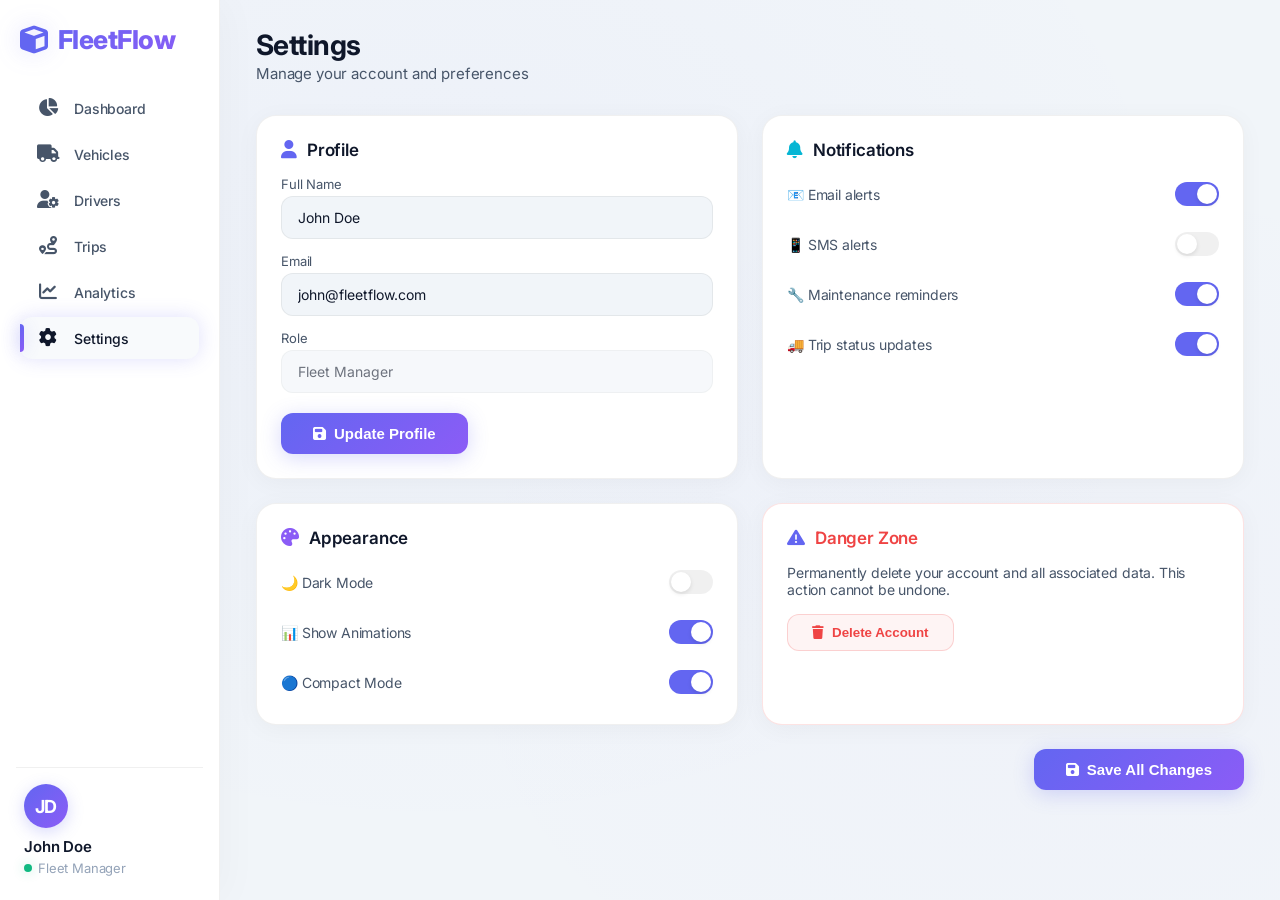
<file: settings.html>
<!DOCTYPE html>
<html lang="en">
<head>
  <meta charset="UTF-8" />
  <meta name="viewport" content="width=device-width, initial-scale=1.0" />
  <title>FleetFlow · Settings</title>
  <link rel="preconnect" href="https://fonts.googleapis.com" />
  <link rel="preconnect" href="https://fonts.gstatic.com" crossorigin />
  <link href="https://fonts.googleapis.com/css2?family=Inter:opsz,wght@14..32,300;400;500;600;700;800&display=swap" rel="stylesheet"/>
  <link rel="stylesheet" href="https://cdnjs.cloudflare.com/ajax/libs/font-awesome/6.5.0/css/all.min.css"/>
  <link rel="stylesheet" href="css/styles.css" />
</head>
<body>

  <aside class="sidebar" id="sidebar">
    <div class="logo"><i class="fas fa-cube"></i><span>FleetFlow</span></div>
    <nav>
      <a href="index.html"><i class="fas fa-chart-pie"></i><span>Dashboard</span></a>
      <a href="vehicles.html"><i class="fas fa-truck"></i><span>Vehicles</span></a>
      <a href="drivers.html"><i class="fas fa-user-cog"></i><span>Drivers</span></a>
      <a href="trips.html"><i class="fas fa-route"></i><span>Trips</span></a>
      <a href="analytics.html"><i class="fas fa-chart-line"></i><span>Analytics</span></a>
      <a href="settings.html" class="active"><i class="fas fa-cog"></i><span>Settings</span></a>
    </nav>
    <div class="profile">
      <div class="avatar">JD</div>
      <div class="name">John Doe</div>
      <div class="role"><span class="status-dot"></span> Fleet Manager</div>
    </div>
  </aside>

  <main class="main-content">
    <button class="hamburger" id="hamburger"><i class="fas fa-bars"></i></button>

    <header class="top-header">
      <div class="greeting"><h1>Settings</h1><p>Manage your account and preferences</p></div>
    </header>

    <div class="settings-grid">

      <!-- Profile -->
      <div class="settings-card">
        <h3><i class="fas fa-user"></i> Profile</h3>
        <div style="display:grid;gap:14px;">
          <div>
            <label style="display:block;font-size:13px;color:var(--text-secondary);margin-bottom:4px;">Full Name</label>
            <input type="text" value="John Doe" class="settings-input" />
          </div>
          <div>
            <label style="display:block;font-size:13px;color:var(--text-secondary);margin-bottom:4px;">Email</label>
            <input type="email" value="john@fleetflow.com" class="settings-input" />
          </div>
          <div>
            <label style="display:block;font-size:13px;color:var(--text-secondary);margin-bottom:4px;">Role</label>
            <input type="text" value="Fleet Manager" class="settings-input" disabled />
          </div>
          <button class="btn-primary" style="margin-top:6px;width:fit-content;">
            <i class="fas fa-save"></i> Update Profile
          </button>
        </div>
      </div>

      <!-- Notifications -->
      <div class="settings-card">
        <h3><i class="fas fa-bell" style="color:var(--accent-3);"></i> Notifications</h3>
        <div class="toggle-group">
          <div class="toggle-item"><span>📧 Email alerts</span><input type="checkbox" checked /></div>
          <div class="toggle-item"><span>📱 SMS alerts</span><input type="checkbox" /></div>
          <div class="toggle-item"><span>🔧 Maintenance reminders</span><input type="checkbox" checked /></div>
          <div class="toggle-item"><span>🚚 Trip status updates</span><input type="checkbox" checked /></div>
        </div>
      </div>

      <!-- Appearance -->
      <div class="settings-card">
        <h3><i class="fas fa-palette" style="color:var(--accent-2);"></i> Appearance</h3>
        <div class="toggle-group">
          <div class="toggle-item"><span>🌙 Dark Mode</span><input type="checkbox" /></div>
          <div class="toggle-item"><span>📊 Show Animations</span><input type="checkbox" checked /></div>
          <div class="toggle-item"><span>🔵 Compact Mode</span><input type="checkbox" checked /></div>
        </div>
      </div>

      <!-- Danger Zone -->
      <div class="settings-card danger">
        <h3><i class="fas fa-triangle-exclamation"></i> Danger Zone</h3>
        <p>Permanently delete your account and all associated data. This action cannot be undone.</p>
        <button class="btn-danger"><i class="fas fa-trash"></i> Delete Account</button>
      </div>

    </div>

    <!-- Global Save -->
    <div style="margin-top:24px;display:flex;justify-content:flex-end;">
      <button class="btn-primary"><i class="fas fa-save"></i> Save All Changes</button>
    </div>

  </main>

  <script>
    // Sidebar toggle for mobile
    document.getElementById('hamburger')?.addEventListener('click', () => {
      document.getElementById('sidebar').classList.toggle('open');
    });
    document.querySelectorAll('.sidebar nav a').forEach(link => {
      link.addEventListener('click', () => {
        document.getElementById('sidebar').classList.remove('open');
      });
    });
  </script>
</body>
</html>
</file>
<file: css/styles.css>
/* ============================================================
   FIXED LIGHT THEME – SIDEBAR ALWAYS EXPANDED, PROFILE LEFT-ALIGNED
   ============================================================ */
*,
*::before,
*::after {
  margin: 0;
  padding: 0;
  box-sizing: border-box;
}

:root {
  /* ----- Colors (Light Theme) ----- */
  --bg-primary: #f1f5f9;
  --bg-secondary: #ffffff;
  --bg-card: rgba(255, 255, 255, 0.8);
  --bg-card-hover: #f8fafc;
  --border-subtle: rgba(0, 0, 0, 0.06);
  --border-glow: rgba(99, 102, 241, 0.2);
  --text-primary: #0f172a;
  --text-secondary: #475569;
  --text-muted: #94a3b8;
  --accent-1: #6366f1;
  --accent-2: #8b5cf6;
  --accent-3: #06b6d4;
  --accent-4: #22d3ee;
  --gradient-main: linear-gradient(135deg, #6366f1 0%, #8b5cf6 100%);
  --gradient-subtle: linear-gradient(135deg, rgba(99, 102, 241, 0.06), rgba(139, 92, 246, 0.03));
  --shadow-card: 0 4px 24px rgba(0, 0, 0, 0.04);
  --shadow-card-hover: 0 12px 48px rgba(0, 0, 0, 0.08);
  --radius: 20px;
  --radius-sm: 12px;
  --transition: 0.3s cubic-bezier(0.4, 0, 0.2, 1);
  --sidebar-width: 220px;
}

html {
  font-size: 16px;
  scroll-behavior: smooth;
}

body {
  font-family: 'Inter', -apple-system, BlinkMacSystemFont, sans-serif;
  background: var(--bg-primary);
  color: var(--text-primary);
  min-height: 100vh;
  display: flex;
  letter-spacing: -0.01em;
}

/* ============================================================
   SCROLLBAR
   ============================================================ */
::-webkit-scrollbar {
  width: 6px;
  height: 6px;
}
::-webkit-scrollbar-track {
  background: var(--bg-primary);
}
::-webkit-scrollbar-thumb {
  background: var(--accent-1);
  border-radius: 20px;
}

/* ============================================================
   FIXED SIDEBAR – ALWAYS EXPANDED
   ============================================================ */
.sidebar {
  position: fixed;
  top: 0;
  left: 0;
  width: var(--sidebar-width);
  height: 100vh;
  background: var(--bg-secondary);
  border-right: 1px solid var(--border-subtle);
  display: flex;
  flex-direction: column;
  padding: 24px 16px 16px;
  z-index: 1000;
  box-shadow: 4px 0 40px rgba(0, 0, 0, 0.03);
  overflow: hidden;
  transition: transform 0.3s ease;
}

.sidebar .logo {
  font-size: 26px;
  font-weight: 800;
  background: var(--gradient-main);
  -webkit-background-clip: text;
  -webkit-text-fill-color: transparent;
  background-clip: text;
  letter-spacing: -0.5px;
  margin-bottom: 32px;
  display: flex;
  align-items: center;
  gap: 10px;
  padding-left: 4px;
}
.sidebar .logo i {
  -webkit-text-fill-color: var(--accent-1);
  font-size: 28px;
  filter: drop-shadow(0 0 12px rgba(99, 102, 241, 0.2));
}

.sidebar nav {
  display: flex;
  flex-direction: column;
  gap: 4px;
  flex: 1;
  padding: 0 4px;
}

.sidebar nav a {
  display: flex;
  align-items: center;
  gap: 14px;
  padding: 12px 16px;
  border-radius: var(--radius-sm);
  color: var(--text-secondary);
  text-decoration: none;
  transition: var(--transition);
  font-size: 14px;
  font-weight: 500;
  position: relative;
  white-space: nowrap;
}
.sidebar nav a i {
  font-size: 18px;
  width: 24px;
  text-align: center;
  flex-shrink: 0;
}
.sidebar nav a:hover,
.sidebar nav a.active {
  background: var(--bg-card-hover);
  color: var(--text-primary);
  box-shadow: 0 0 20px var(--border-glow);
}
.sidebar nav a.active::before {
  content: '';
  position: absolute;
  left: 0;
  top: 50%;
  transform: translateY(-50%);
  width: 4px;
  height: 28px;
  background: var(--gradient-main);
  border-radius: 0 6px 6px 0;
  box-shadow: 0 0 16px rgba(99, 102, 241, 0.3);
}

/* ----- PROFILE SECTION – LEFT-ALIGNED ----- */
.sidebar .profile {
  margin-top: auto;
  padding: 16px 8px 8px;
  border-top: 1px solid var(--border-subtle);
  display: flex;
  flex-direction: column;
  align-items: flex-start;
  gap: 4px;
  width: 100%;
}
.sidebar .profile .avatar {
  width: 44px;
  height: 44px;
  border-radius: 50%;
  background: var(--gradient-main);
  display: flex;
  align-items: center;
  justify-content: center;
  font-weight: 700;
  font-size: 18px;
  color: #fff;
  margin-bottom: 6px;
  box-shadow: 0 4px 16px rgba(99, 102, 241, 0.25);
  flex-shrink: 0;
}
.sidebar .profile .name {
  font-size: 15px;
  font-weight: 600;
  color: var(--text-primary);
  line-height: 1.2;
}
.sidebar .profile .role {
  font-size: 13px;
  color: var(--text-muted);
  display: flex;
  align-items: center;
  gap: 6px;
}
.sidebar .profile .role .status-dot {
  display: inline-block;
  width: 8px;
  height: 8px;
  border-radius: 50%;
  background: #10b981;
  box-shadow: 0 0 12px rgba(16, 185, 129, 0.3);
}

/* ============================================================
   MAIN CONTENT OFFSET
   ============================================================ */
.main-content {
  flex: 1;
  margin-left: var(--sidebar-width);
  height: 100vh;
  overflow-y: auto;
  padding: 28px 36px 36px 36px;
  background: radial-gradient(ellipse at 20% 30%, rgba(99, 102, 241, 0.03) 0%, transparent 65%),
              radial-gradient(ellipse at 80% 70%, rgba(139, 92, 246, 0.02) 0%, transparent 55%),
              var(--bg-primary);
  position: relative;
}

/* ============================================================
   HEADER
   ============================================================ */
.top-header {
  display: flex;
  justify-content: space-between;
  align-items: center;
  margin-bottom: 32px;
  flex-wrap: wrap;
  gap: 16px;
}

.top-header .greeting h1 {
  font-size: 28px;
  font-weight: 700;
  letter-spacing: -0.02em;
  color: var(--text-primary);
}
.top-header .greeting h1 span {
  background: var(--gradient-main);
  -webkit-background-clip: text;
  -webkit-text-fill-color: transparent;
  background-clip: text;
}
.top-header .greeting p {
  color: var(--text-secondary);
  font-size: 15px;
  margin-top: 2px;
}

.header-actions {
  display: flex;
  align-items: center;
  gap: 14px;
}

.header-actions .search-box {
  display: flex;
  align-items: center;
  background: var(--bg-secondary);
  border: 1px solid var(--border-subtle);
  border-radius: 60px;
  padding: 10px 20px;
  gap: 12px;
  transition: var(--transition);
  box-shadow: var(--shadow-card);
}
.header-actions .search-box:focus-within {
  border-color: var(--accent-1);
  box-shadow: 0 0 24px var(--border-glow);
}
.header-actions .search-box i {
  color: var(--text-muted);
}
.header-actions .search-box input {
  background: transparent;
  border: none;
  outline: none;
  color: var(--text-primary);
  font-size: 14px;
  font-family: inherit;
  min-width: 180px;
}

.header-actions .icon-btn {
  width: 44px;
  height: 44px;
  border-radius: 50%;
  border: 1px solid var(--border-subtle);
  background: var(--bg-secondary);
  color: var(--text-secondary);
  display: flex;
  align-items: center;
  justify-content: center;
  cursor: pointer;
  transition: var(--transition);
  font-size: 17px;
  position: relative;
  box-shadow: var(--shadow-card);
}
.header-actions .icon-btn:hover {
  background: var(--bg-card-hover);
  color: var(--text-primary);
  border-color: var(--accent-1);
  box-shadow: 0 0 24px var(--border-glow);
}
.header-actions .icon-btn .badge {
  position: absolute;
  top: -2px;
  right: -2px;
  width: 20px;
  height: 20px;
  background: #ef4444;
  border-radius: 50%;
  font-size: 11px;
  font-weight: 700;
  display: flex;
  align-items: center;
  justify-content: center;
  color: #fff;
  border: 2px solid var(--bg-secondary);
}

/* ============================================================
   STATS CARDS
   ============================================================ */
.stats-grid {
  display: grid;
  grid-template-columns: repeat(auto-fit, minmax(200px, 1fr));
  gap: 20px;
  margin-bottom: 32px;
}

.stat-card {
  background: var(--bg-secondary);
  border: 1px solid var(--border-subtle);
  border-radius: var(--radius);
  padding: 22px 24px;
  transition: var(--transition);
  cursor: default;
  position: relative;
  overflow: hidden;
  box-shadow: var(--shadow-card);
}
.stat-card::after {
  content: '';
  position: absolute;
  inset: 0;
  background: var(--gradient-subtle);
  opacity: 0;
  transition: var(--transition);
}
.stat-card:hover {
  transform: translateY(-3px);
  border-color: var(--border-glow);
  box-shadow: var(--shadow-card-hover);
}
.stat-card:hover::after {
  opacity: 1;
}
.stat-card .stat-icon {
  width: 48px;
  height: 48px;
  border-radius: 14px;
  display: flex;
  align-items: center;
  justify-content: center;
  font-size: 20px;
  margin-bottom: 14px;
  background: rgba(99, 102, 241, 0.08);
  color: var(--accent-1);
  position: relative;
  z-index: 1;
}
.stat-card .stat-icon.green {
  background: rgba(16, 185, 129, 0.08);
  color: #10b981;
}
.stat-card .stat-icon.cyan {
  background: rgba(6, 182, 212, 0.08);
  color: var(--accent-3);
}
.stat-card .stat-icon.orange {
  background: rgba(251, 146, 60, 0.08);
  color: #fb923c;
}
.stat-card .stat-label {
  font-size: 13px;
  color: var(--text-secondary);
  font-weight: 500;
  letter-spacing: 0.3px;
  text-transform: uppercase;
  position: relative;
  z-index: 1;
}
.stat-card .stat-value {
  font-size: 30px;
  font-weight: 700;
  margin-top: 2px;
  letter-spacing: -0.02em;
  color: var(--text-primary);
  position: relative;
  z-index: 1;
}
.stat-card .stat-change {
  font-size: 12px;
  font-weight: 600;
  margin-top: 8px;
  display: inline-flex;
  align-items: center;
  gap: 4px;
  padding: 4px 12px;
  border-radius: 50px;
  background: rgba(16, 185, 129, 0.08);
  color: #10b981;
  position: relative;
  z-index: 1;
}
.stat-card .stat-change.down {
  background: rgba(239, 68, 68, 0.08);
  color: #ef4444;
}

/* ============================================================
   CHARTS & CARDS
   ============================================================ */
.charts-row,
.charts-row-2 {
  display: grid;
  gap: 22px;
  margin-bottom: 32px;
}
.charts-row {
  grid-template-columns: 1fr 1fr;
}
.charts-row-2 {
  grid-template-columns: 1fr 1fr 1fr;
}

.chart-card {
  background: var(--bg-secondary);
  border: 1px solid var(--border-subtle);
  border-radius: var(--radius);
  padding: 22px 24px 20px;
  transition: var(--transition);
  box-shadow: var(--shadow-card);
}
.chart-card:hover {
  border-color: var(--border-glow);
  box-shadow: var(--shadow-card-hover);
}
.chart-card .card-header {
  display: flex;
  justify-content: space-between;
  align-items: center;
  margin-bottom: 16px;
}
.chart-card .card-header h3 {
  font-size: 16px;
  font-weight: 600;
  color: var(--text-primary);
}
.chart-card .card-header span,
.chart-card .card-header a {
  font-size: 13px;
  color: var(--text-muted);
  cursor: pointer;
  transition: var(--transition);
  text-decoration: none;
}
.chart-card .card-header span:hover,
.chart-card .card-header a:hover {
  color: var(--accent-1);
}
.chart-card canvas {
  max-height: 200px;
  max-width: 100%;
}

/* ============================================================
   MAP + ACTIVITY
   ============================================================ */
.map-activity-row {
  display: grid;
  grid-template-columns: 1.2fr 0.8fr;
  gap: 22px;
  margin-bottom: 32px;
}

.map-card {
  background: var(--bg-secondary);
  border: 1px solid var(--border-subtle);
  border-radius: var(--radius);
  padding: 22px 24px 20px;
  box-shadow: var(--shadow-card);
}
.map-card .card-header {
  display: flex;
  justify-content: space-between;
  align-items: center;
  margin-bottom: 16px;
}
.map-card .card-header .map-dot {
  display: flex;
  align-items: center;
  gap: 8px;
  font-size: 13px;
  color: var(--text-secondary);
}
.map-card .card-header .map-dot .dot {
  width: 10px;
  height: 10px;
  border-radius: 50%;
  background: #22d3ee;
  animation: pulse-dot 2s ease-in-out infinite;
  box-shadow: 0 0 20px rgba(34, 211, 238, 0.3);
}

#fleetMap {
  width: 100%;
  height: 240px;
  border-radius: var(--radius-sm);
  border: 1px solid var(--border-subtle);
  background: var(--bg-primary);
  overflow: hidden;
}
.leaflet-container {
  font-family: 'Inter', sans-serif;
}
.custom-marker {
  background: #6366f1;
  border: 2px solid #fff;
  border-radius: 50%;
  width: 32px !important;
  height: 32px !important;
  display: flex;
  align-items: center;
  justify-content: center;
  font-size: 12px;
  color: #fff;
  box-shadow: 0 0 20px rgba(99, 102, 241, 0.3);
}

/* ============================================================
   ACTIVITY CARD
   ============================================================ */
.activity-card {
  background: var(--bg-secondary);
  border: 1px solid var(--border-subtle);
  border-radius: var(--radius);
  padding: 22px 24px 20px;
  box-shadow: var(--shadow-card);
}
.activity-list {
  display: flex;
  flex-direction: column;
  gap: 10px;
}
.activity-item {
  display: flex;
  align-items: center;
  gap: 14px;
  padding: 12px 14px;
  border-radius: var(--radius-sm);
  background: rgba(0, 0, 0, 0.02);
  transition: var(--transition);
  border: 1px solid transparent;
}
.activity-item:hover {
  background: rgba(0, 0, 0, 0.04);
  border-color: var(--border-subtle);
}
.activity-item .av {
  width: 38px;
  height: 38px;
  border-radius: 50%;
  display: flex;
  align-items: center;
  justify-content: center;
  font-weight: 600;
  font-size: 14px;
  flex-shrink: 0;
  background: var(--gradient-main);
  color: #fff;
  box-shadow: 0 0 20px rgba(99, 102, 241, 0.12);
}
.activity-item .av.green {
  background: #10b981;
}
.activity-item .av.cyan {
  background: var(--accent-3);
}
.activity-item .av.orange {
  background: #fb923c;
}
.activity-item .info .name {
  font-size: 14px;
  font-weight: 600;
}
.activity-item .info .desc {
  font-size: 13px;
  color: var(--text-secondary);
}
.activity-item .time {
  font-size: 12px;
  color: var(--text-muted);
  flex-shrink: 0;
}

/* ============================================================
   VEHICLE & DRIVER GRID
   ============================================================ */
.vehicle-grid {
  display: grid;
  grid-template-columns: repeat(auto-fit, minmax(190px, 1fr));
  gap: 18px;
  margin-top: 8px;
}

.vehicle-card {
  background: var(--bg-secondary);
  border: 1px solid var(--border-subtle);
  border-radius: var(--radius);
  padding: 18px 20px;
  transition: var(--transition);
  display: flex;
  align-items: center;
  gap: 16px;
  box-shadow: var(--shadow-card);
}
.vehicle-card:hover {
  border-color: var(--border-glow);
  transform: translateY(-3px);
  box-shadow: var(--shadow-card-hover);
}
.vehicle-card .v-icon {
  width: 44px;
  height: 44px;
  border-radius: 14px;
  display: flex;
  align-items: center;
  justify-content: center;
  font-size: 20px;
  background: rgba(99, 102, 241, 0.08);
  color: var(--accent-1);
  flex-shrink: 0;
}
.vehicle-card .v-info {
  flex: 1;
  min-width: 0;
}
.vehicle-card .v-info .v-name {
  font-size: 15px;
  font-weight: 600;
}
.vehicle-card .v-info .v-status {
  font-size: 13px;
  color: var(--text-secondary);
  display: flex;
  align-items: center;
  gap: 6px;
}
.vehicle-card .v-info .v-status .dot {
  width: 8px;
  height: 8px;
  border-radius: 50%;
  display: inline-block;
}
.vehicle-card .v-info .v-status .dot.active {
  background: #10b981;
}
.vehicle-card .v-info .v-status .dot.idle {
  background: #fb923c;
}
.vehicle-card .v-info .v-status .dot.off {
  background: #94a3b8;
}

/* Driver Grid – card style */
.vehicle-grid.driver-grid .vehicle-card {
  flex-direction: column;
  align-items: center;
  text-align: center;
  padding: 24px 16px;
}
.vehicle-grid.driver-grid .vehicle-card .v-icon {
  width: 64px;
  height: 64px;
  border-radius: 50%;
  font-size: 24px;
  background: var(--gradient-main);
  color: #fff;
  box-shadow: 0 0 30px rgba(99, 102, 241, 0.15);
  margin-bottom: 4px;
}
.vehicle-grid.driver-grid .vehicle-card .v-info .v-name {
  font-size: 17px;
}
.vehicle-grid.driver-grid .vehicle-card .v-info .v-status {
  font-size: 14px;
  justify-content: center;
}
.vehicle-grid.driver-grid .vehicle-card .v-info .driver-stats {
  display: flex;
  gap: 16px;
  margin-top: 6px;
  font-size: 13px;
  color: var(--text-secondary);
}
.vehicle-grid.driver-grid .vehicle-card .v-info .driver-stats span {
  display: flex;
  align-items: center;
  gap: 4px;
}
.vehicle-grid.driver-grid .vehicle-card .v-info .driver-stats i {
  color: var(--accent-3);
  font-size: 14px;
}
.vehicle-grid.driver-grid .vehicle-card .v-info .driver-stats .star i {
  color: #fbbf24;
}

/* ============================================================
   TABLES
   ============================================================ */
.chart-card table {
  width: 100%;
  border-collapse: collapse;
  color: var(--text-secondary);
  font-size: 14px;
}
.chart-card table thead th {
  padding: 14px 12px;
  text-align: left;
  font-weight: 600;
  color: var(--text-muted);
  letter-spacing: 0.3px;
  border-bottom: 1px solid var(--border-subtle);
  text-transform: uppercase;
  font-size: 12px;
}
.chart-card table tbody tr {
  border-bottom: 1px solid var(--border-subtle);
  transition: var(--transition);
}
.chart-card table tbody tr:hover {
  background: rgba(0, 0, 0, 0.02);
}
.chart-card table tbody td {
  padding: 14px 12px;
  vertical-align: middle;
}
.chart-card table .dot {
  width: 8px;
  height: 8px;
  border-radius: 50%;
  display: inline-block;
  margin-right: 6px;
}
.chart-card table .dot.active {
  background: #10b981;
}
.chart-card table .dot.idle {
  background: #fb923c;
}
.chart-card table .dot.off {
  background: #94a3b8;
}
.chart-card table .dot.completed {
  background: #10b981;
}
.chart-card table .dot.in-progress {
  background: #22d3ee;
}
.chart-card table .dot.scheduled {
  background: #fb923c;
}
.chart-card table .dot.pending {
  background: #fbbf24;
}

/* ============================================================
   SETTINGS PAGE – FIXED TOGGLES & CTAs
   ============================================================ */
.settings-grid {
  display: grid;
  grid-template-columns: 1fr 1fr;
  gap: 24px;
}
.settings-card {
  background: var(--bg-secondary);
  border: 1px solid var(--border-subtle);
  border-radius: var(--radius);
  padding: 24px;
  box-shadow: var(--shadow-card);
}
.settings-card h3 {
  margin-bottom: 16px;
  font-size: 17px;
  font-weight: 600;
  display: flex;
  align-items: center;
  gap: 10px;
}
.settings-card h3 i {
  color: var(--accent-1);
  font-size: 18px;
}
.settings-input {
  width: 100%;
  padding: 12px 16px;
  background: var(--bg-primary);
  border: 1px solid var(--border-subtle);
  border-radius: var(--radius-sm);
  color: var(--text-primary);
  font-family: inherit;
  font-size: 14px;
  transition: var(--transition);
}
.settings-input:focus {
  border-color: var(--accent-1);
  outline: none;
  box-shadow: 0 0 0 4px rgba(99, 102, 241, 0.08);
}
.settings-input:disabled {
  opacity: 0.6;
  cursor: not-allowed;
}

.btn-primary {
  padding: 12px 32px;
  background: var(--gradient-main);
  border: none;
  border-radius: var(--radius-sm);
  color: #fff;
  font-weight: 600;
  font-size: 15px;
  cursor: pointer;
  transition: var(--transition);
  box-shadow: 0 4px 20px rgba(99, 102, 241, 0.25);
  display: inline-flex;
  align-items: center;
  gap: 8px;
}
.btn-primary:hover {
  transform: translateY(-2px);
  box-shadow: 0 8px 32px rgba(99, 102, 241, 0.3);
}

.btn-danger {
  padding: 10px 24px;
  background: rgba(239, 68, 68, 0.06);
  border: 1px solid rgba(239, 68, 68, 0.2);
  border-radius: var(--radius-sm);
  color: #ef4444;
  font-weight: 600;
  cursor: pointer;
  transition: var(--transition);
  display: inline-flex;
  align-items: center;
  gap: 8px;
}
.btn-danger:hover {
  background: rgba(239, 68, 68, 0.12);
  box-shadow: 0 0 24px rgba(239, 68, 68, 0.08);
}

/* Toggle Switch */
.toggle-group {
  display: flex;
  flex-direction: column;
  gap: 14px;
}
.toggle-item {
  display: flex;
  justify-content: space-between;
  align-items: center;
  padding: 6px 0;
}
.toggle-item span {
  font-size: 14px;
  color: var(--text-secondary);
}
.toggle-item input[type="checkbox"] {
  width: 44px;
  height: 24px;
  appearance: none;
  background: var(--border-subtle);
  border-radius: 12px;
  position: relative;
  cursor: pointer;
  transition: var(--transition);
  flex-shrink: 0;
}
.toggle-item input[type="checkbox"]:checked {
  background: var(--accent-1);
}
.toggle-item input[type="checkbox"]::before {
  content: '';
  position: absolute;
  top: 2px;
  left: 2px;
  width: 20px;
  height: 20px;
  background: #fff;
  border-radius: 50%;
  transition: var(--transition);
  box-shadow: 0 2px 4px rgba(0, 0, 0, 0.1);
}
.toggle-item input[type="checkbox"]:checked::before {
  transform: translateX(20px);
}

/* Danger Zone card special */
.settings-card.danger {
  border-color: rgba(239, 68, 68, 0.15);
}
.settings-card.danger h3 {
  color: #ef4444;
}
.settings-card.danger p {
  font-size: 14px;
  color: var(--text-secondary);
  margin-bottom: 16px;
}

/* ============================================================
   RESPONSIVE – mobile sidebar collapse
   ============================================================ */
.hamburger {
  display: none;
  background: none;
  border: none;
  font-size: 24px;
  color: var(--text-primary);
  cursor: pointer;
  padding: 8px;
  margin-bottom: 16px;
}

@media (max-width: 1024px) {
  .charts-row,
  .charts-row-2 {
    grid-template-columns: 1fr 1fr;
  }
  .map-activity-row {
    grid-template-columns: 1fr;
  }
  .settings-grid {
    grid-template-columns: 1fr;
  }
}

@media (max-width: 768px) {
  .main-content {
    padding: 18px 16px;
    margin-left: 0;
  }
  .sidebar {
    transform: translateX(-100%);
    width: 240px;
    transition: transform 0.3s ease;
  }
  .sidebar.open {
    transform: translateX(0);
  }
  .hamburger {
    display: flex;
  }
  .top-header {
    flex-direction: column;
    align-items: stretch;
  }
  .header-actions .search-box input {
    min-width: 80px;
  }
  .stats-grid {
    grid-template-columns: 1fr 1fr;
  }
  .charts-row,
  .charts-row-2 {
    grid-template-columns: 1fr;
  }
  .vehicle-grid {
    grid-template-columns: 1fr 1fr;
  }
}

@media (max-width: 480px) {
  .stats-grid {
    grid-template-columns: 1fr;
  }
  .vehicle-grid {
    grid-template-columns: 1fr;
  }
}

/* ============================================================
   ANIMATIONS
   ============================================================ */
@keyframes pulse-dot {
  0%,
  100% {
    opacity: 1;
    transform: scale(1);
  }
  50% {
    opacity: 0.4;
    transform: scale(0.8);
  }
}

@keyframes fadeInUp {
  from {
    opacity: 0;
    transform: translateY(18px);
  }
  to {
    opacity: 1;
    transform: translateY(0);
  }
}

.stat-card,
.chart-card,
.map-card,
.activity-card,
.vehicle-card {
  animation: fadeInUp 0.5s ease forwards;
}
.stat-card:nth-child(1) {
  animation-delay: 0.05s;
}
.stat-card:nth-child(2) {
  animation-delay: 0.10s;
}
.stat-card:nth-child(3) {
  animation-delay: 0.15s;
}
.stat-card:nth-child(4) {
  animation-delay: 0.20s;
}
</file>
